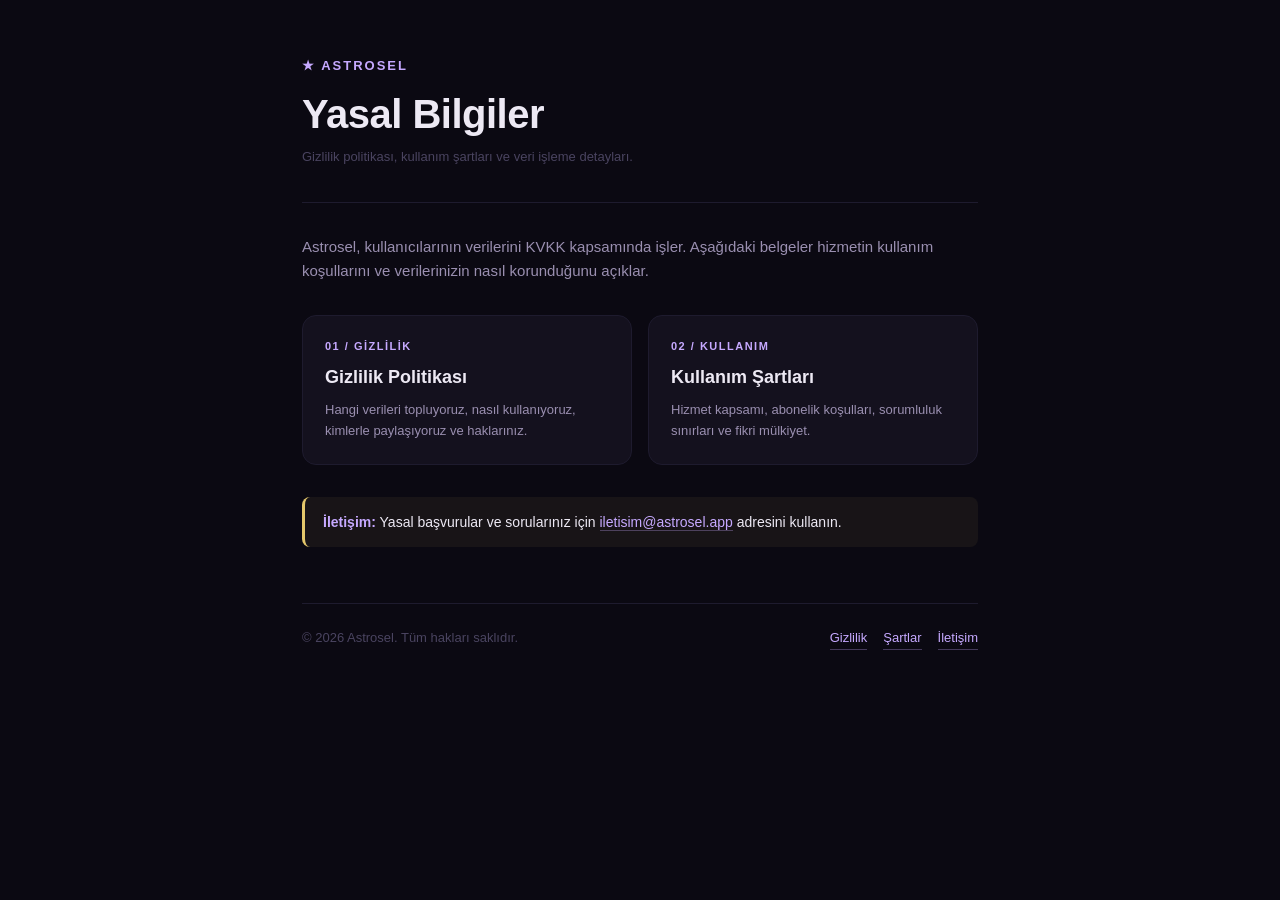
<file: index.html>
<!DOCTYPE html>
<html lang="tr">
<head>
  <meta charset="UTF-8">
  <meta name="viewport" content="width=device-width, initial-scale=1.0">
  <meta name="theme-color" content="#0B0912">
  <title>Astrosel — Yasal</title>
  <meta name="description" content="Astrosel gizlilik politikası ve kullanım şartları.">
  <link rel="stylesheet" href="styles.css">
  <link rel="icon" type="image/png" href="https://astrosel.app/favicon.png">
</head>
<body>
  <div class="shell">
    <header class="page">
      <div class="brand">★ Astrosel</div>
      <h1>Yasal Bilgiler</h1>
      <p class="meta">Gizlilik politikası, kullanım şartları ve veri işleme detayları.</p>
    </header>

    <main class="content">
      <p>
        Astrosel, kullanıcılarının verilerini KVKK kapsamında işler.
        Aşağıdaki belgeler hizmetin kullanım koşullarını ve verilerinizin nasıl korunduğunu açıklar.
      </p>

      <nav class="cards" aria-label="Yasal belgeler">
        <a class="card" href="privacy.html">
          <span class="label">01 / Gizlilik</span>
          <h3>Gizlilik Politikası</h3>
          <p>Hangi verileri topluyoruz, nasıl kullanıyoruz, kimlerle paylaşıyoruz ve haklarınız.</p>
        </a>
        <a class="card" href="terms.html">
          <span class="label">02 / Kullanım</span>
          <h3>Kullanım Şartları</h3>
          <p>Hizmet kapsamı, abonelik koşulları, sorumluluk sınırları ve fikri mülkiyet.</p>
        </a>
      </nav>

      <div class="callout" style="margin-top: 32px;">
        <strong>İletişim:</strong> Yasal başvurular ve sorularınız için
        <a href="mailto:iletisim@astrosel.app">iletisim@astrosel.app</a> adresini kullanın.
      </div>
    </main>

    <footer class="page">
      <div>© 2026 Astrosel. Tüm hakları saklıdır.</div>
      <div class="links">
        <a href="privacy.html">Gizlilik</a>
        <a href="terms.html">Şartlar</a>
        <a href="mailto:iletisim@astrosel.app">İletişim</a>
      </div>
    </footer>
  </div>
</body>
</html>
</content>
</invoke>
</file>
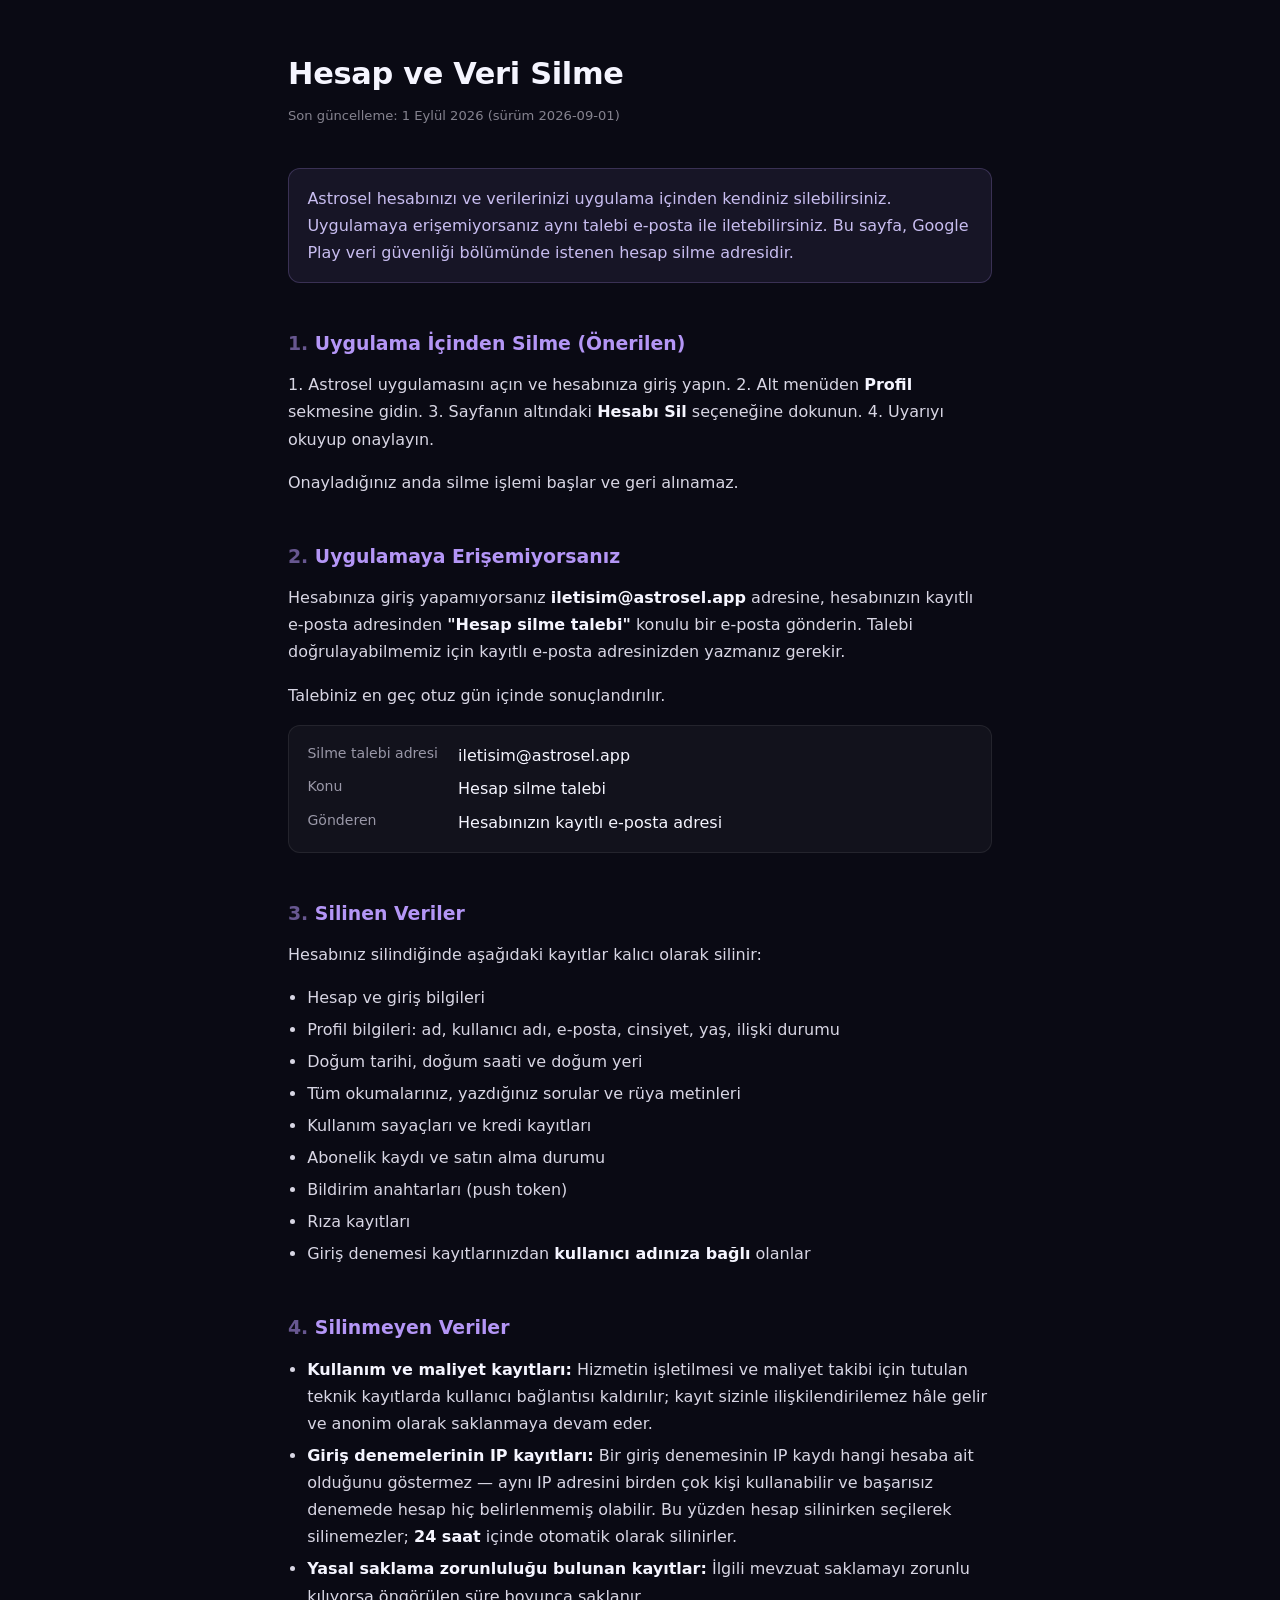
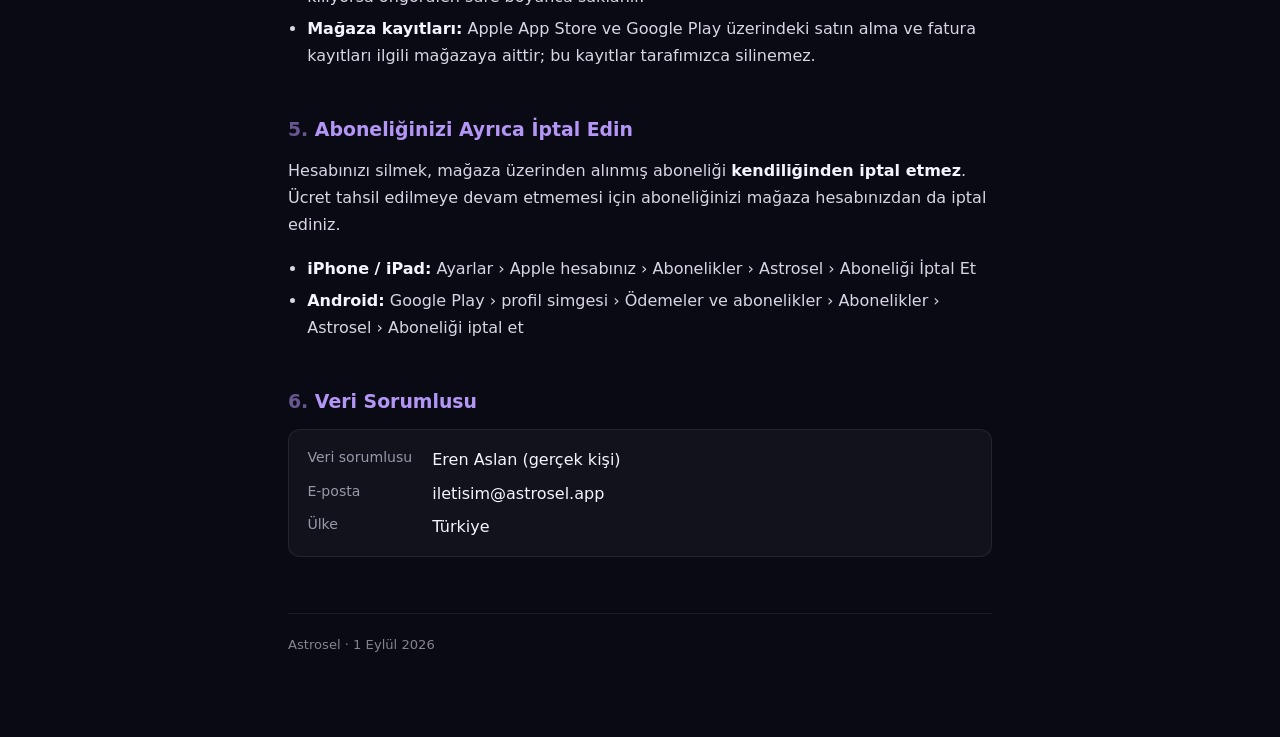
<file: hesap-silme.html>
<!doctype html>
<html lang="tr">
<head>
<meta charset="utf-8">
<meta name="viewport" content="width=device-width, initial-scale=1">
<title>Hesap ve Veri Silme — Astrosel</title>
<style>
:root { color-scheme: dark; }
body { margin:0; background:#0a0a14; color:#d8d6e4; font:16px/1.7 system-ui,-apple-system,"Segoe UI",sans-serif; }
main { max-width:44rem; margin:0 auto; padding:3rem 1.25rem 5rem; }
h1 { color:#f5f5ff; font-size:1.9rem; margin:0 0 .35rem; letter-spacing:-.01em; }
.updated { color:#85838f; font-size:.82rem; margin:0 0 2.5rem; font-variant-numeric:tabular-nums; }
h2 { color:#b496f6; font-size:1.18rem; margin:2.75rem 0 .75rem; }
h2 .num { opacity:.55; }
h3 { color:#e6e4f2; font-size:1rem; margin:1.75rem 0 .5rem; }
p { margin:0 0 1rem; }
ul { margin:0 0 1rem; padding-left:1.2rem; }
li { margin:.3rem 0; }
strong { color:#f5f5ff; font-weight:600; }
.note { background:rgba(180,150,246,.08); border:1px solid rgba(180,150,246,.22); border-radius:.75rem; padding:1rem 1.15rem; margin:0 0 1.75rem; color:#c8bdf0; }
.card { display:grid; grid-template-columns:auto 1fr; gap:.4rem 1.25rem; background:rgba(255,255,255,.035); border:1px solid rgba(255,255,255,.08); border-radius:.75rem; padding:1rem 1.15rem; margin:0 0 1.25rem; }
dt { color:#9a98a8; font-size:.88rem; }
dd { margin:0; color:#f5f5ff; }
a { color:#b496f6; }
footer { margin-top:3.5rem; padding-top:1.25rem; border-top:1px solid rgba(255,255,255,.08); color:#85838f; font-size:.82rem; }
</style>
</head>
<body>
<main>
      <h1>Hesap ve Veri Silme</h1>
      <p class="updated">Son güncelleme: 1 Eylül 2026 (sürüm 2026-09-01)</p>
      <aside class="note">Astrosel hesabınızı ve verilerinizi uygulama içinden kendiniz silebilirsiniz. Uygulamaya erişemiyorsanız aynı talebi e-posta ile iletebilirsiniz. Bu sayfa, Google Play veri güvenliği bölümünde istenen hesap silme adresidir.</aside>
      <h2><span class="num">1.</span> Uygulama İçinden Silme (Önerilen)</h2>
      <p>1. Astrosel uygulamasını açın ve hesabınıza giriş yapın. 2. Alt menüden <strong>Profil</strong> sekmesine gidin. 3. Sayfanın altındaki <strong>Hesabı Sil</strong> seçeneğine dokunun. 4. Uyarıyı okuyup onaylayın.</p>
      <p>Onayladığınız anda silme işlemi başlar ve geri alınamaz.</p>
      <h2><span class="num">2.</span> Uygulamaya Erişemiyorsanız</h2>
      <p>Hesabınıza giriş yapamıyorsanız <strong>iletisim@astrosel.app</strong> adresine, hesabınızın kayıtlı e-posta adresinden <strong>&quot;Hesap silme talebi&quot;</strong> konulu bir e-posta gönderin. Talebi doğrulayabilmemiz için kayıtlı e-posta adresinizden yazmanız gerekir.</p>
      <p>Talebiniz en geç otuz gün içinde sonuçlandırılır.</p>
      <dl class="card">
        <dt>Silme talebi adresi</dt><dd>iletisim@astrosel.app</dd>
        <dt>Konu</dt><dd>Hesap silme talebi</dd>
        <dt>Gönderen</dt><dd>Hesabınızın kayıtlı e-posta adresi</dd>
      </dl>
      <h2><span class="num">3.</span> Silinen Veriler</h2>
      <p>Hesabınız silindiğinde aşağıdaki kayıtlar kalıcı olarak silinir:</p>
      <ul>
        <li>Hesap ve giriş bilgileri</li>
        <li>Profil bilgileri: ad, kullanıcı adı, e-posta, cinsiyet, yaş, ilişki durumu</li>
        <li>Doğum tarihi, doğum saati ve doğum yeri</li>
        <li>Tüm okumalarınız, yazdığınız sorular ve rüya metinleri</li>
        <li>Kullanım sayaçları ve kredi kayıtları</li>
        <li>Abonelik kaydı ve satın alma durumu</li>
        <li>Bildirim anahtarları (push token)</li>
        <li>Rıza kayıtları</li>
        <li>Giriş denemesi kayıtlarınızdan <strong>kullanıcı adınıza bağlı</strong> olanlar</li>
      </ul>
      <h2><span class="num">4.</span> Silinmeyen Veriler</h2>
      <ul>
        <li><strong>Kullanım ve maliyet kayıtları:</strong> Hizmetin işletilmesi ve maliyet takibi için tutulan teknik kayıtlarda kullanıcı bağlantısı kaldırılır; kayıt sizinle ilişkilendirilemez hâle gelir ve anonim olarak saklanmaya devam eder.</li>
        <li><strong>Giriş denemelerinin IP kayıtları:</strong> Bir giriş denemesinin IP kaydı hangi hesaba ait olduğunu göstermez — aynı IP adresini birden çok kişi kullanabilir ve başarısız denemede hesap hiç belirlenmemiş olabilir. Bu yüzden hesap silinirken seçilerek silinemezler; <strong>24 saat</strong> içinde otomatik olarak silinirler.</li>
        <li><strong>Yasal saklama zorunluluğu bulunan kayıtlar:</strong> İlgili mevzuat saklamayı zorunlu kılıyorsa öngörülen süre boyunca saklanır.</li>
        <li><strong>Mağaza kayıtları:</strong> Apple App Store ve Google Play üzerindeki satın alma ve fatura kayıtları ilgili mağazaya aittir; bu kayıtlar tarafımızca silinemez.</li>
      </ul>
      <h2><span class="num">5.</span> Aboneliğinizi Ayrıca İptal Edin</h2>
      <p>Hesabınızı silmek, mağaza üzerinden alınmış aboneliği <strong>kendiliğinden iptal etmez</strong>. Ücret tahsil edilmeye devam etmemesi için aboneliğinizi mağaza hesabınızdan da iptal ediniz.</p>
      <ul>
        <li><strong>iPhone / iPad:</strong> Ayarlar › Apple hesabınız › Abonelikler › Astrosel › Aboneliği İptal Et</li>
        <li><strong>Android:</strong> Google Play › profil simgesi › Ödemeler ve abonelikler › Abonelikler › Astrosel › Aboneliği iptal et</li>
      </ul>
      <h2><span class="num">6.</span> Veri Sorumlusu</h2>
      <dl class="card">
        <dt>Veri sorumlusu</dt><dd>Eren Aslan (gerçek kişi)</dd>
        <dt>E-posta</dt><dd>iletisim@astrosel.app</dd>
        <dt>Ülke</dt><dd>Türkiye</dd>
      </dl>
      <footer>Astrosel · 1 Eylül 2026</footer>
</main>
</body>
</html>
</file>
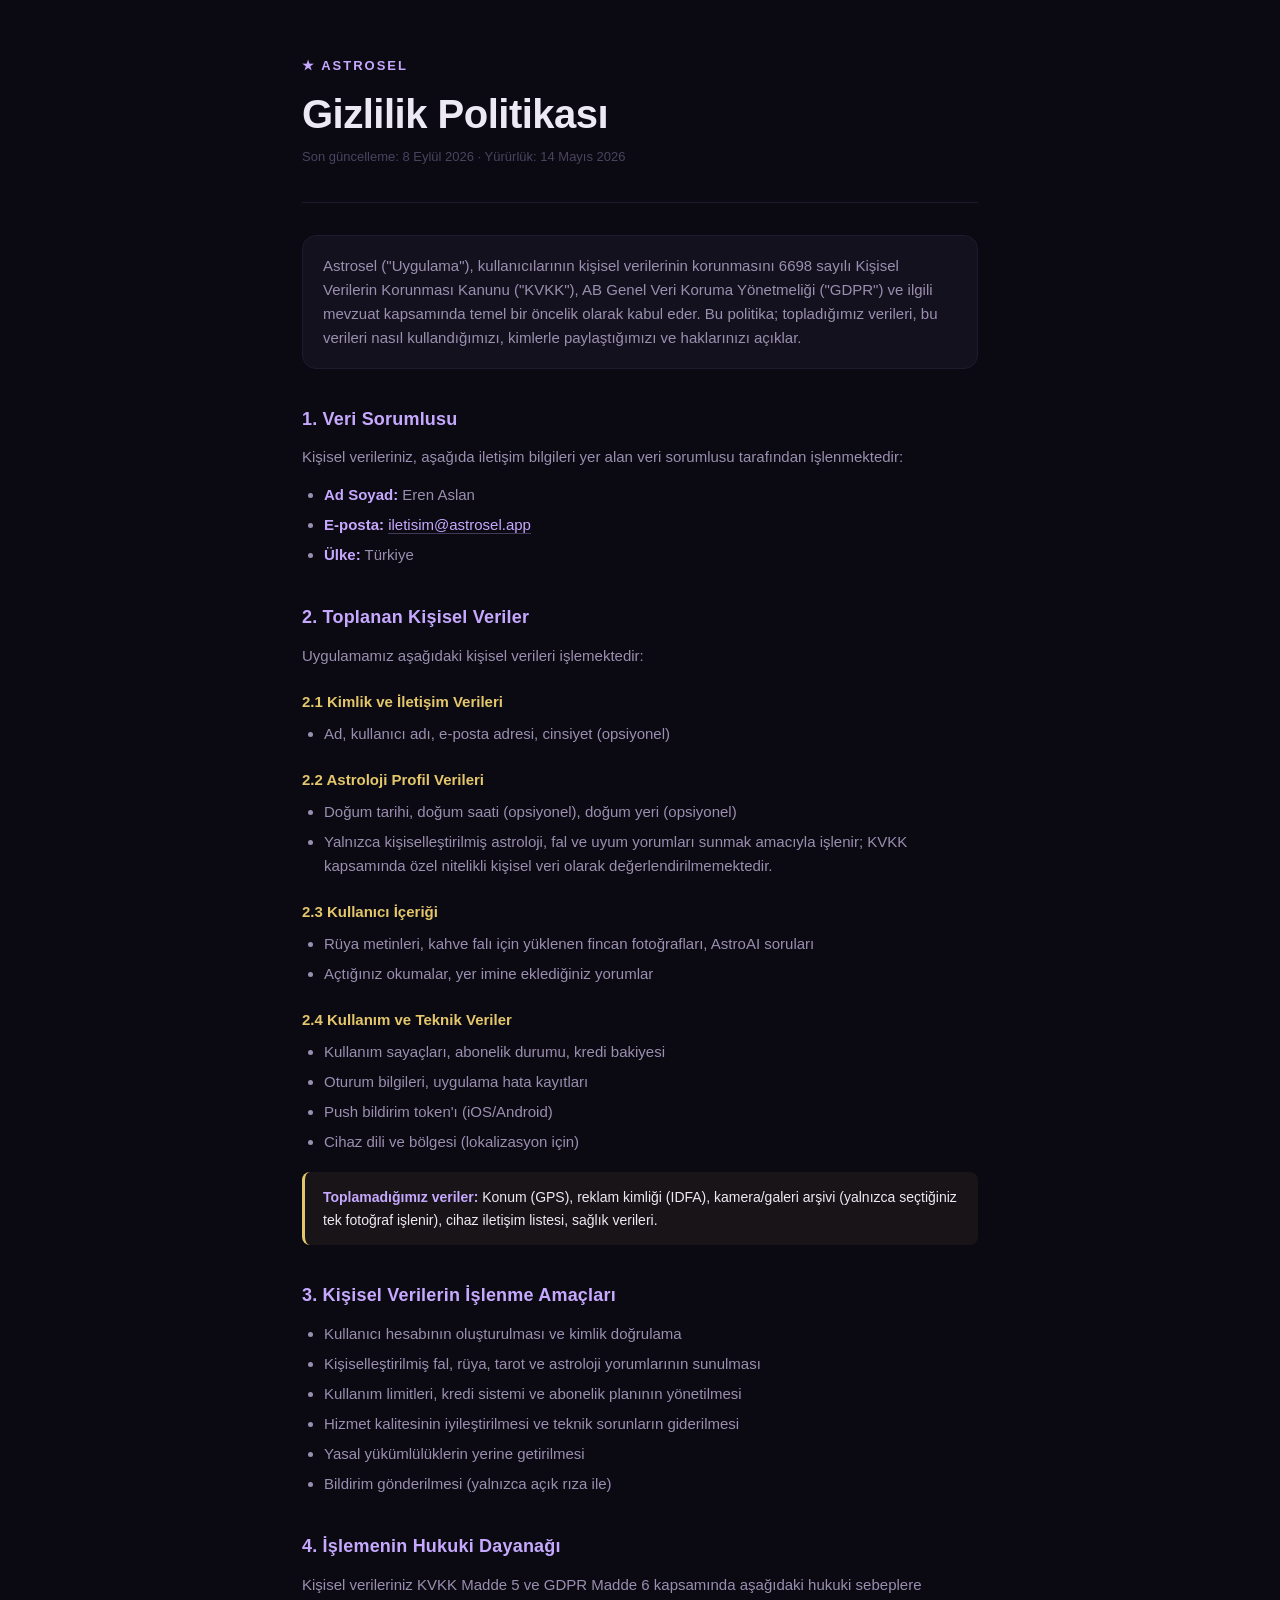
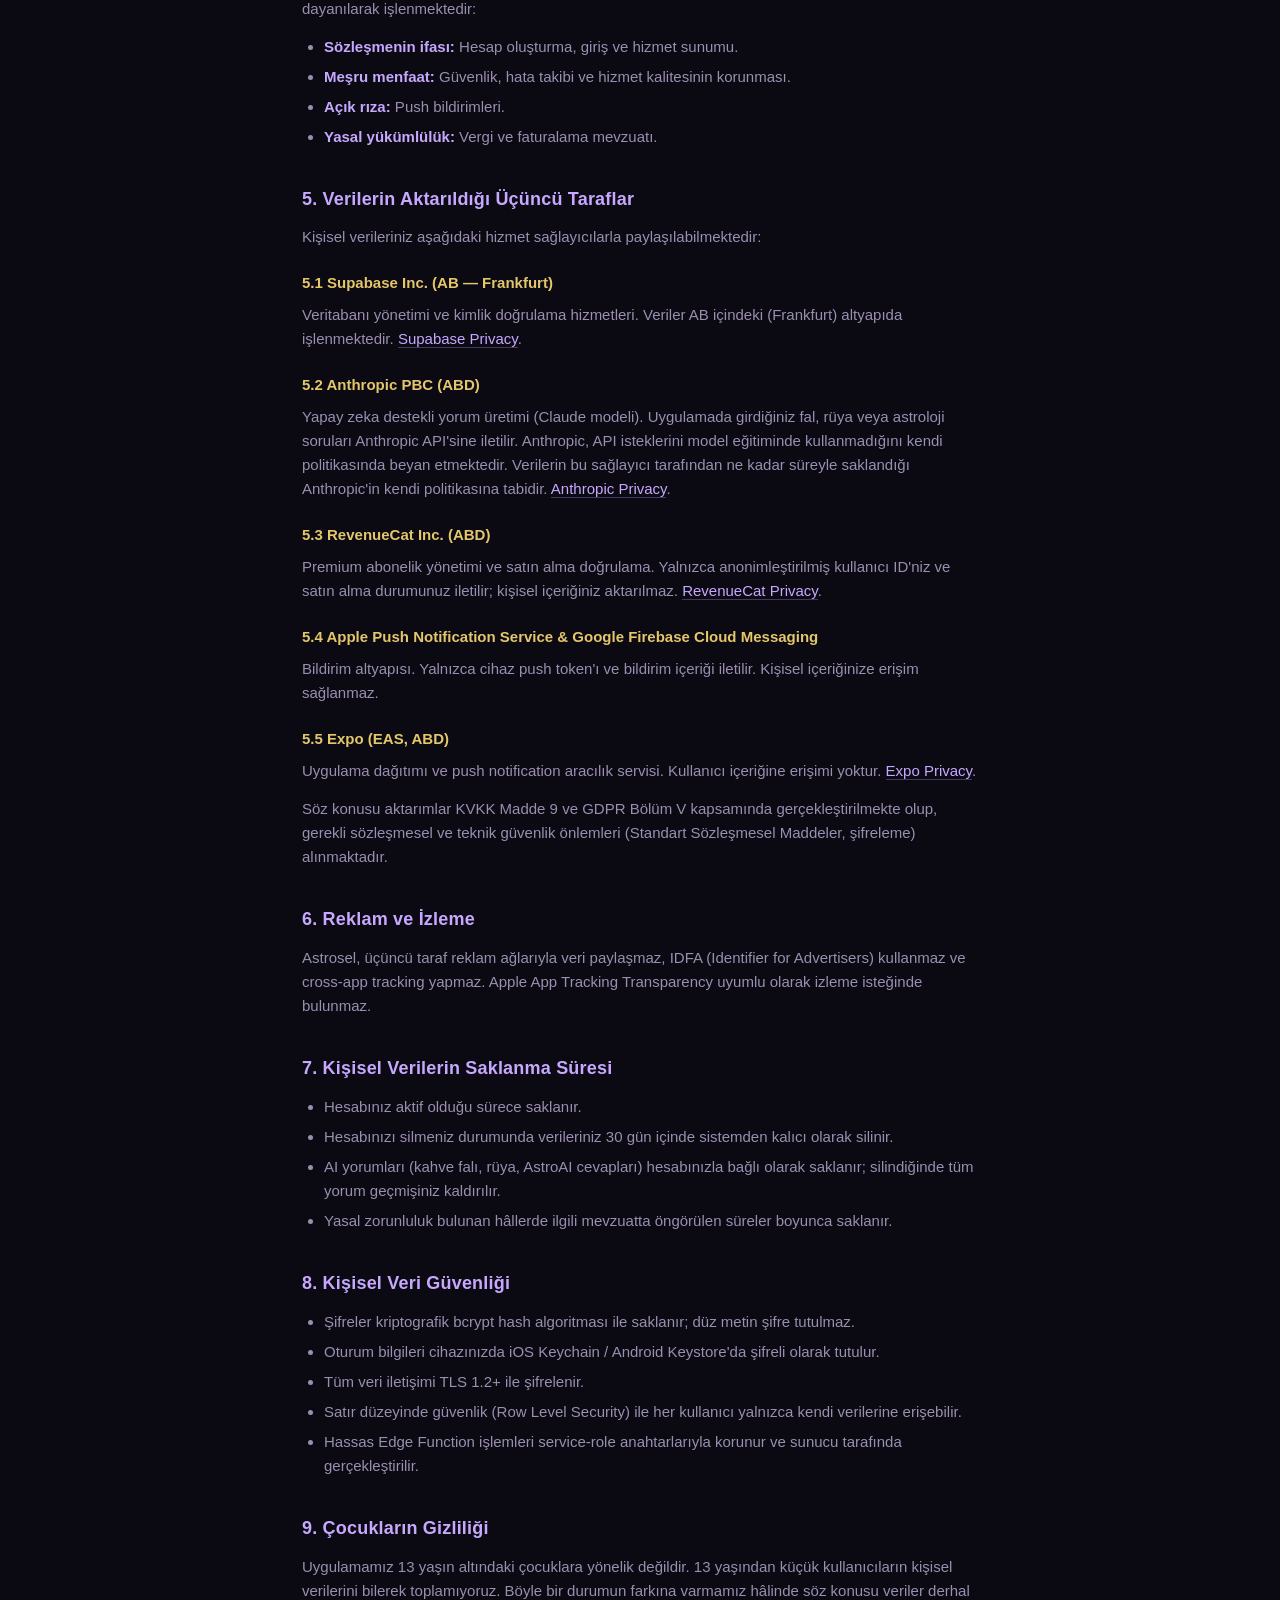
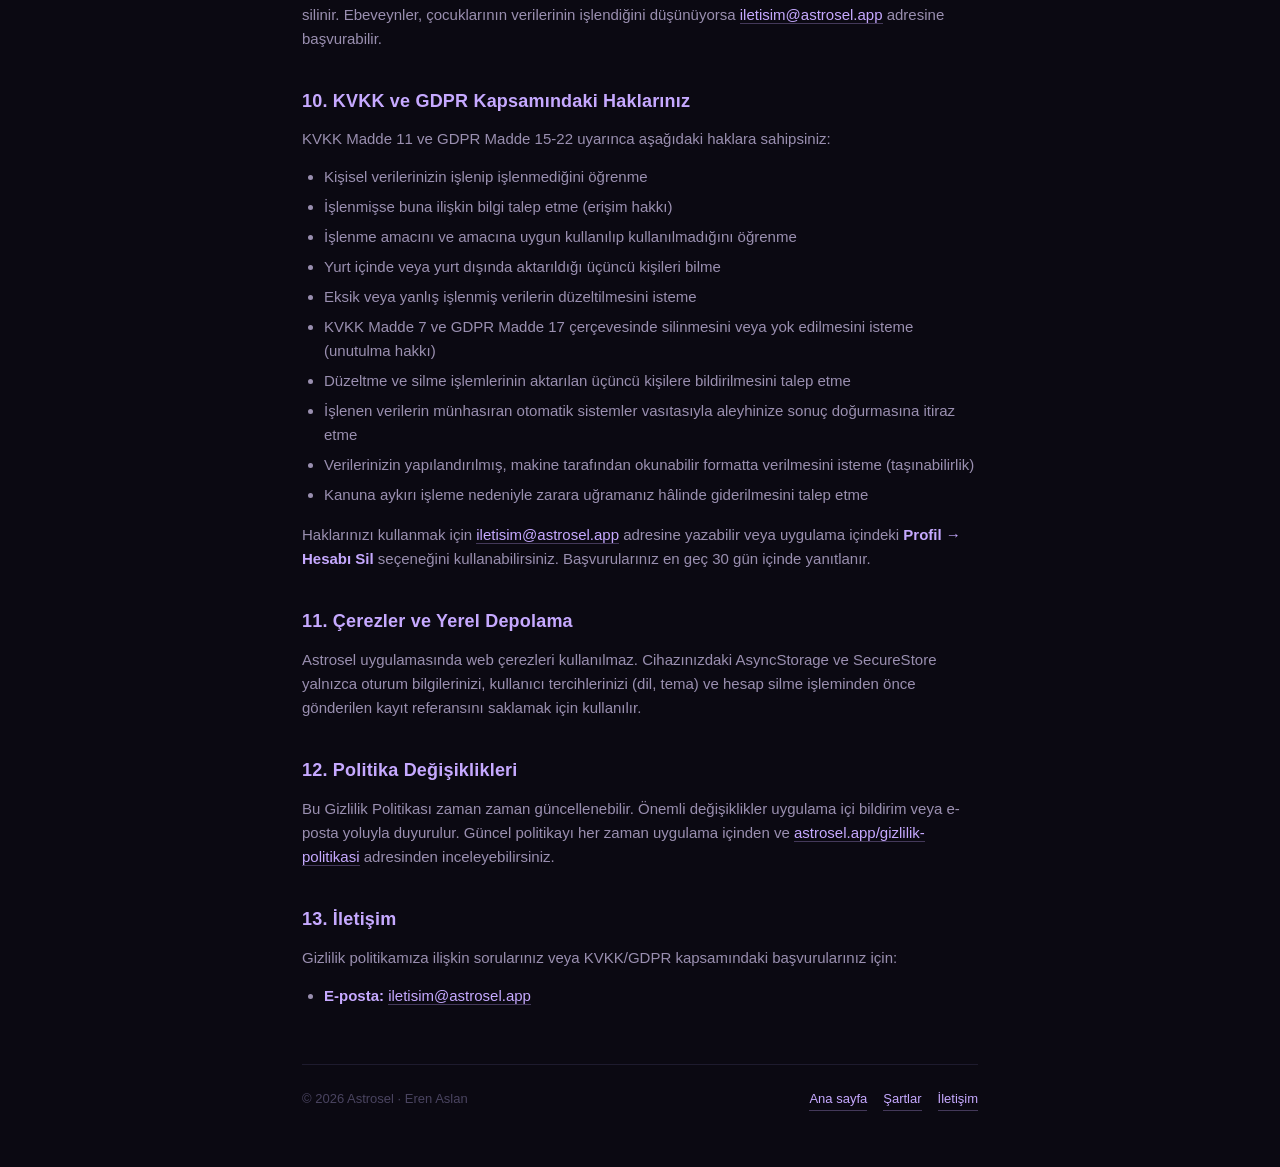
<file: privacy.html>
<!DOCTYPE html>
<html lang="tr">
<head>
  <meta charset="UTF-8">
  <meta name="viewport" content="width=device-width, initial-scale=1.0">
  <meta name="theme-color" content="#0B0912">
  <title>Gizlilik Politikası — Astrosel</title>
  <meta name="description" content="Astrosel uygulamasının KVKK kapsamındaki gizlilik politikası.">
  <link rel="stylesheet" href="styles.css">
  <link rel="canonical" href="https://astrosel.app/gizlilik-politikasi">
</head>
<body>
  <div class="shell">
    <header class="page">
      <div class="brand">★ Astrosel</div>
      <h1>Gizlilik Politikası</h1>
      <p class="meta">Son güncelleme: 8 Eylül 2026 · Yürürlük: 14 Mayıs 2026</p>
    </header>

    <main class="content">
      <div class="intro">
        Astrosel ("Uygulama"), kullanıcılarının kişisel verilerinin korunmasını 6698 sayılı Kişisel
        Verilerin Korunması Kanunu ("KVKK"), AB Genel Veri Koruma Yönetmeliği ("GDPR") ve ilgili
        mevzuat kapsamında temel bir öncelik olarak kabul eder. Bu politika; topladığımız verileri,
        bu verileri nasıl kullandığımızı, kimlerle paylaştığımızı ve haklarınızı açıklar.
      </div>

      <h2>1. Veri Sorumlusu</h2>
      <p>
        Kişisel verileriniz, aşağıda iletişim bilgileri yer alan veri sorumlusu tarafından işlenmektedir:
      </p>
      <ul>
        <li><strong>Ad Soyad:</strong> Eren Aslan</li>
        <li><strong>E-posta:</strong> <a href="mailto:iletisim@astrosel.app">iletisim@astrosel.app</a></li>
        <li><strong>Ülke:</strong> Türkiye</li>
      </ul>

      <h2>2. Toplanan Kişisel Veriler</h2>
      <p>Uygulamamız aşağıdaki kişisel verileri işlemektedir:</p>

      <h3>2.1 Kimlik ve İletişim Verileri</h3>
      <ul>
        <li>Ad, kullanıcı adı, e-posta adresi, cinsiyet (opsiyonel)</li>
      </ul>

      <h3>2.2 Astroloji Profil Verileri</h3>
      <ul>
        <li>Doğum tarihi, doğum saati (opsiyonel), doğum yeri (opsiyonel)</li>
        <li>
          Yalnızca kişiselleştirilmiş astroloji, fal ve uyum yorumları sunmak amacıyla işlenir;
          KVKK kapsamında özel nitelikli kişisel veri olarak değerlendirilmemektedir.
        </li>
      </ul>

      <h3>2.3 Kullanıcı İçeriği</h3>
      <ul>
        <li>Rüya metinleri, kahve falı için yüklenen fincan fotoğrafları, AstroAI soruları</li>
        <li>Açtığınız okumalar, yer imine eklediğiniz yorumlar</li>
      </ul>

      <h3>2.4 Kullanım ve Teknik Veriler</h3>
      <ul>
        <li>Kullanım sayaçları, abonelik durumu, kredi bakiyesi</li>
        <li>Oturum bilgileri, uygulama hata kayıtları</li>
        <li>Push bildirim token'ı (iOS/Android)</li>
        <li>Cihaz dili ve bölgesi (lokalizasyon için)</li>
      </ul>

      <div class="callout">
        <strong>Toplamadığımız veriler:</strong> Konum (GPS), reklam kimliği (IDFA), kamera/galeri arşivi
        (yalnızca seçtiğiniz tek fotoğraf işlenir), cihaz iletişim listesi, sağlık verileri.
      </div>

      <h2>3. Kişisel Verilerin İşlenme Amaçları</h2>
      <ul>
        <li>Kullanıcı hesabının oluşturulması ve kimlik doğrulama</li>
        <li>Kişiselleştirilmiş fal, rüya, tarot ve astroloji yorumlarının sunulması</li>
        <li>Kullanım limitleri, kredi sistemi ve abonelik planının yönetilmesi</li>
        <li>Hizmet kalitesinin iyileştirilmesi ve teknik sorunların giderilmesi</li>
        <li>Yasal yükümlülüklerin yerine getirilmesi</li>
        <li>Bildirim gönderilmesi (yalnızca açık rıza ile)</li>
      </ul>

      <h2>4. İşlemenin Hukuki Dayanağı</h2>
      <p>
        Kişisel verileriniz KVKK Madde 5 ve GDPR Madde 6 kapsamında aşağıdaki hukuki sebeplere
        dayanılarak işlenmektedir:
      </p>
      <ul>
        <li><strong>Sözleşmenin ifası:</strong> Hesap oluşturma, giriş ve hizmet sunumu.</li>
        <li><strong>Meşru menfaat:</strong> Güvenlik, hata takibi ve hizmet kalitesinin korunması.</li>
        <li><strong>Açık rıza:</strong> Push bildirimleri.</li>
        <li><strong>Yasal yükümlülük:</strong> Vergi ve faturalama mevzuatı.</li>
      </ul>

      <h2>5. Verilerin Aktarıldığı Üçüncü Taraflar</h2>
      <p>Kişisel verileriniz aşağıdaki hizmet sağlayıcılarla paylaşılabilmektedir:</p>

      <h3>5.1 Supabase Inc. (AB — Frankfurt)</h3>
      <p>
        Veritabanı yönetimi ve kimlik doğrulama hizmetleri. Veriler AB içindeki (Frankfurt)
        altyapıda işlenmektedir. <a href="https://supabase.com/privacy" target="_blank" rel="noopener">Supabase Privacy</a>.
      </p>

      <h3>5.2 Anthropic PBC (ABD)</h3>
      <p>
        Yapay zeka destekli yorum üretimi (Claude modeli). Uygulamada girdiğiniz fal, rüya veya
        astroloji soruları Anthropic API'sine iletilir. Anthropic, API isteklerini model eğitiminde
        kullanmadığını kendi politikasında beyan etmektedir. Verilerin bu sağlayıcı tarafından ne
        kadar süreyle saklandığı Anthropic'in kendi politikasına tabidir.
        <a href="https://www.anthropic.com/privacy" target="_blank" rel="noopener">Anthropic Privacy</a>.
      </p>

      <h3>5.3 RevenueCat Inc. (ABD)</h3>
      <p>
        Premium abonelik yönetimi ve satın alma doğrulama. Yalnızca anonimleştirilmiş kullanıcı ID'niz
        ve satın alma durumunuz iletilir; kişisel içeriğiniz aktarılmaz.
        <a href="https://www.revenuecat.com/privacy" target="_blank" rel="noopener">RevenueCat Privacy</a>.
      </p>

      <h3>5.4 Apple Push Notification Service & Google Firebase Cloud Messaging</h3>
      <p>
        Bildirim altyapısı. Yalnızca cihaz push token'ı ve bildirim içeriği iletilir. Kişisel
        içeriğinize erişim sağlanmaz.
      </p>

      <h3>5.5 Expo (EAS, ABD)</h3>
      <p>
        Uygulama dağıtımı ve push notification aracılık servisi. Kullanıcı içeriğine erişimi yoktur.
        <a href="https://expo.dev/privacy" target="_blank" rel="noopener">Expo Privacy</a>.
      </p>

      <p>
        Söz konusu aktarımlar KVKK Madde 9 ve GDPR Bölüm V kapsamında gerçekleştirilmekte olup,
        gerekli sözleşmesel ve teknik güvenlik önlemleri (Standart Sözleşmesel Maddeler, şifreleme)
        alınmaktadır.
      </p>

      <h2>6. Reklam ve İzleme</h2>
      <p>
        Astrosel, üçüncü taraf reklam ağlarıyla veri paylaşmaz, IDFA (Identifier for Advertisers)
        kullanmaz ve cross-app tracking yapmaz. Apple App Tracking Transparency uyumlu olarak
        izleme isteğinde bulunmaz.
      </p>

      <h2>7. Kişisel Verilerin Saklanma Süresi</h2>
      <ul>
        <li>Hesabınız aktif olduğu sürece saklanır.</li>
        <li>Hesabınızı silmeniz durumunda verileriniz 30 gün içinde sistemden kalıcı olarak silinir.</li>
        <li>
          AI yorumları (kahve falı, rüya, AstroAI cevapları) hesabınızla bağlı olarak saklanır;
          silindiğinde tüm yorum geçmişiniz kaldırılır.
        </li>
        <li>Yasal zorunluluk bulunan hâllerde ilgili mevzuatta öngörülen süreler boyunca saklanır.</li>
      </ul>

      <h2>8. Kişisel Veri Güvenliği</h2>
      <ul>
        <li>Şifreler kriptografik bcrypt hash algoritması ile saklanır; düz metin şifre tutulmaz.</li>
        <li>Oturum bilgileri cihazınızda iOS Keychain / Android Keystore'da şifreli olarak tutulur.</li>
        <li>Tüm veri iletişimi TLS 1.2+ ile şifrelenir.</li>
        <li>Satır düzeyinde güvenlik (Row Level Security) ile her kullanıcı yalnızca kendi verilerine erişebilir.</li>
        <li>Hassas Edge Function işlemleri service-role anahtarlarıyla korunur ve sunucu tarafında gerçekleştirilir.</li>
      </ul>

      <h2>9. Çocukların Gizliliği</h2>
      <p>
        Uygulamamız 13 yaşın altındaki çocuklara yönelik değildir. 13 yaşından küçük kullanıcıların
        kişisel verilerini bilerek toplamıyoruz. Böyle bir durumun farkına varmamız hâlinde söz
        konusu veriler derhal silinir. Ebeveynler, çocuklarının verilerinin işlendiğini düşünüyorsa
        <a href="mailto:iletisim@astrosel.app">iletisim@astrosel.app</a> adresine başvurabilir.
      </p>

      <h2>10. KVKK ve GDPR Kapsamındaki Haklarınız</h2>
      <p>KVKK Madde 11 ve GDPR Madde 15-22 uyarınca aşağıdaki haklara sahipsiniz:</p>
      <ul>
        <li>Kişisel verilerinizin işlenip işlenmediğini öğrenme</li>
        <li>İşlenmişse buna ilişkin bilgi talep etme (erişim hakkı)</li>
        <li>İşlenme amacını ve amacına uygun kullanılıp kullanılmadığını öğrenme</li>
        <li>Yurt içinde veya yurt dışında aktarıldığı üçüncü kişileri bilme</li>
        <li>Eksik veya yanlış işlenmiş verilerin düzeltilmesini isteme</li>
        <li>KVKK Madde 7 ve GDPR Madde 17 çerçevesinde silinmesini veya yok edilmesini isteme (unutulma hakkı)</li>
        <li>Düzeltme ve silme işlemlerinin aktarılan üçüncü kişilere bildirilmesini talep etme</li>
        <li>İşlenen verilerin münhasıran otomatik sistemler vasıtasıyla aleyhinize sonuç doğurmasına itiraz etme</li>
        <li>Verilerinizin yapılandırılmış, makine tarafından okunabilir formatta verilmesini isteme (taşınabilirlik)</li>
        <li>Kanuna aykırı işleme nedeniyle zarara uğramanız hâlinde giderilmesini talep etme</li>
      </ul>
      <p>
        Haklarınızı kullanmak için <a href="mailto:iletisim@astrosel.app">iletisim@astrosel.app</a>
        adresine yazabilir veya uygulama içindeki <strong>Profil → Hesabı Sil</strong> seçeneğini
        kullanabilirsiniz. Başvurularınız en geç 30 gün içinde yanıtlanır.
      </p>

      <h2>11. Çerezler ve Yerel Depolama</h2>
      <p>
        Astrosel uygulamasında web çerezleri kullanılmaz. Cihazınızdaki AsyncStorage ve SecureStore
        yalnızca oturum bilgilerinizi, kullanıcı tercihlerinizi (dil, tema) ve hesap silme işleminden
        önce gönderilen kayıt referansını saklamak için kullanılır.
      </p>

      <h2>12. Politika Değişiklikleri</h2>
      <p>
        Bu Gizlilik Politikası zaman zaman güncellenebilir. Önemli değişiklikler uygulama içi
        bildirim veya e-posta yoluyla duyurulur. Güncel politikayı her zaman uygulama içinden ve
        <a href="https://astrosel.app/gizlilik-politikasi">astrosel.app/gizlilik-politikasi</a> adresinden inceleyebilirsiniz.
      </p>

      <h2>13. İletişim</h2>
      <p>
        Gizlilik politikamıza ilişkin sorularınız veya KVKK/GDPR kapsamındaki başvurularınız için:
      </p>
      <ul>
        <li><strong>E-posta:</strong> <a href="mailto:iletisim@astrosel.app">iletisim@astrosel.app</a></li>
      </ul>
    </main>

    <footer class="page">
      <div>© 2026 Astrosel · Eren Aslan</div>
      <div class="links">
        <a href="index.html">Ana sayfa</a>
        <a href="terms.html">Şartlar</a>
        <a href="mailto:iletisim@astrosel.app">İletişim</a>
      </div>
    </footer>
  </div>
</body>
</html>
</content>
</invoke>
</file>
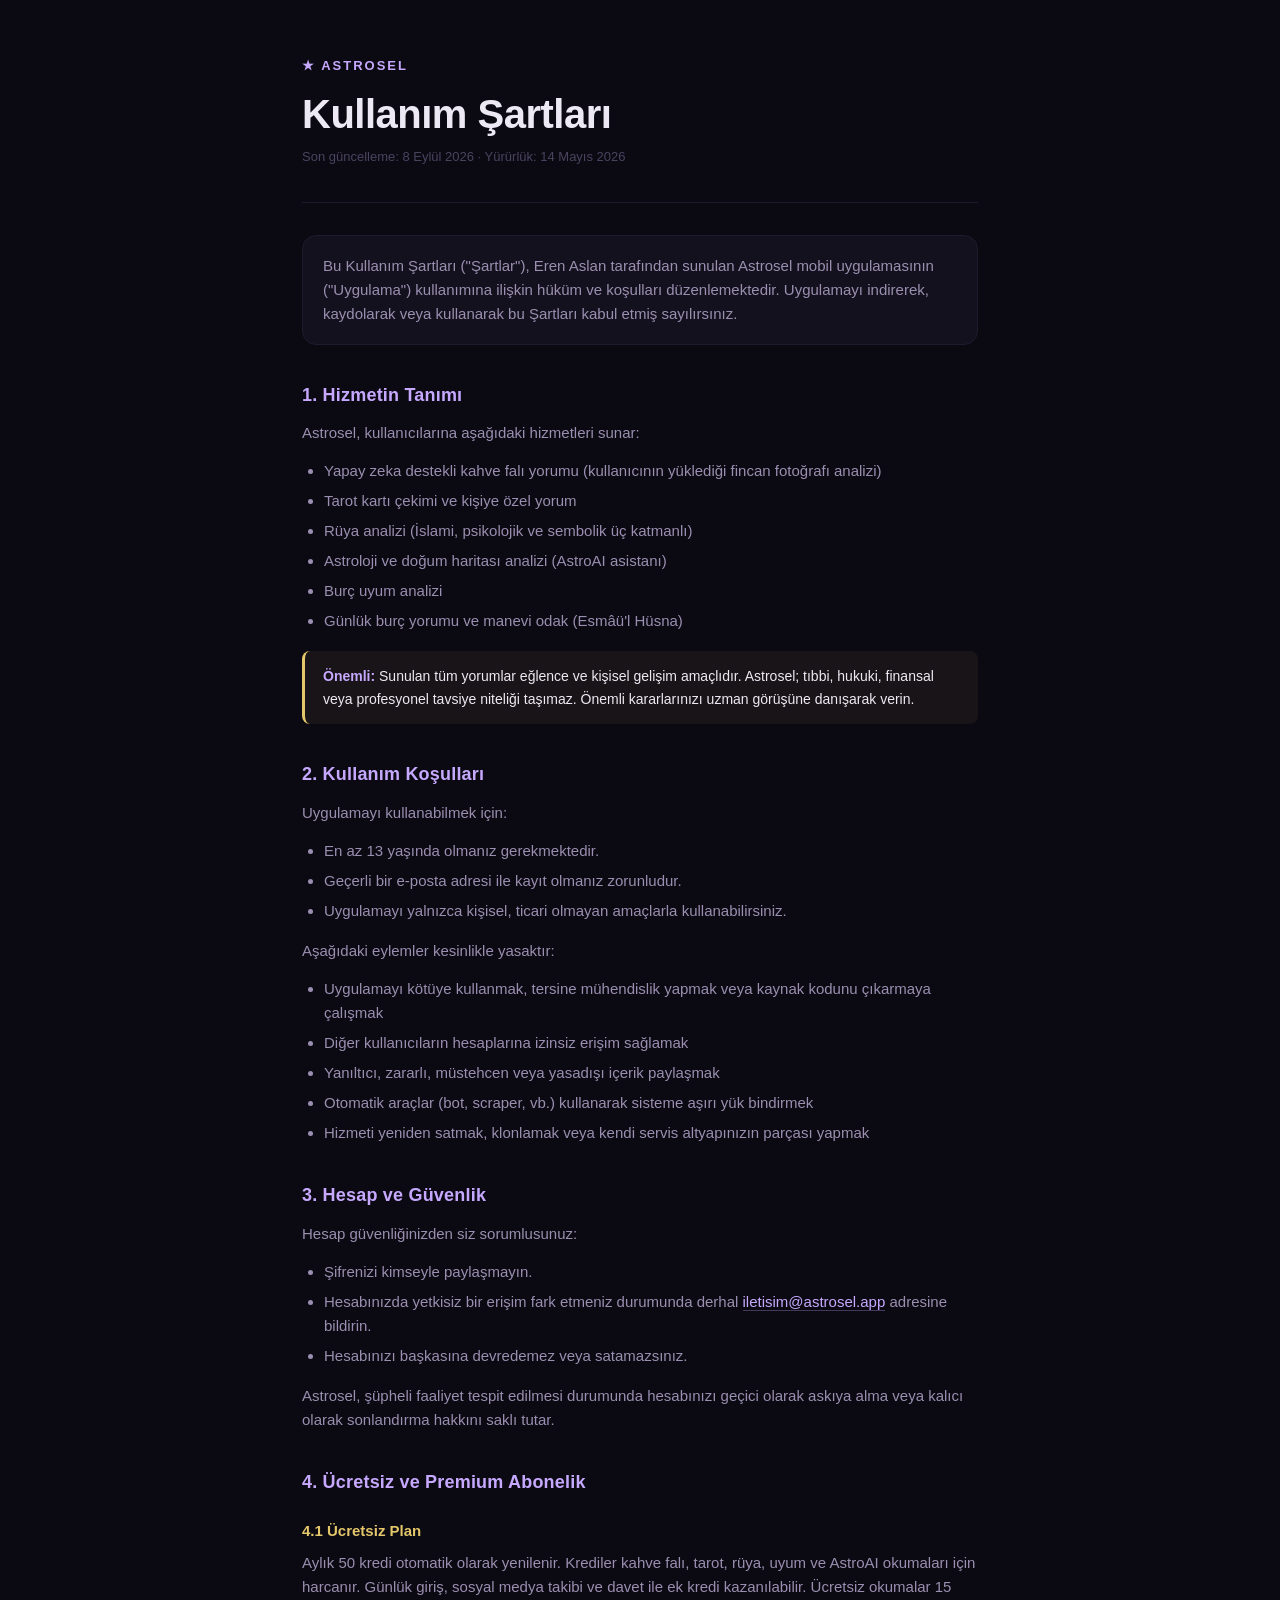
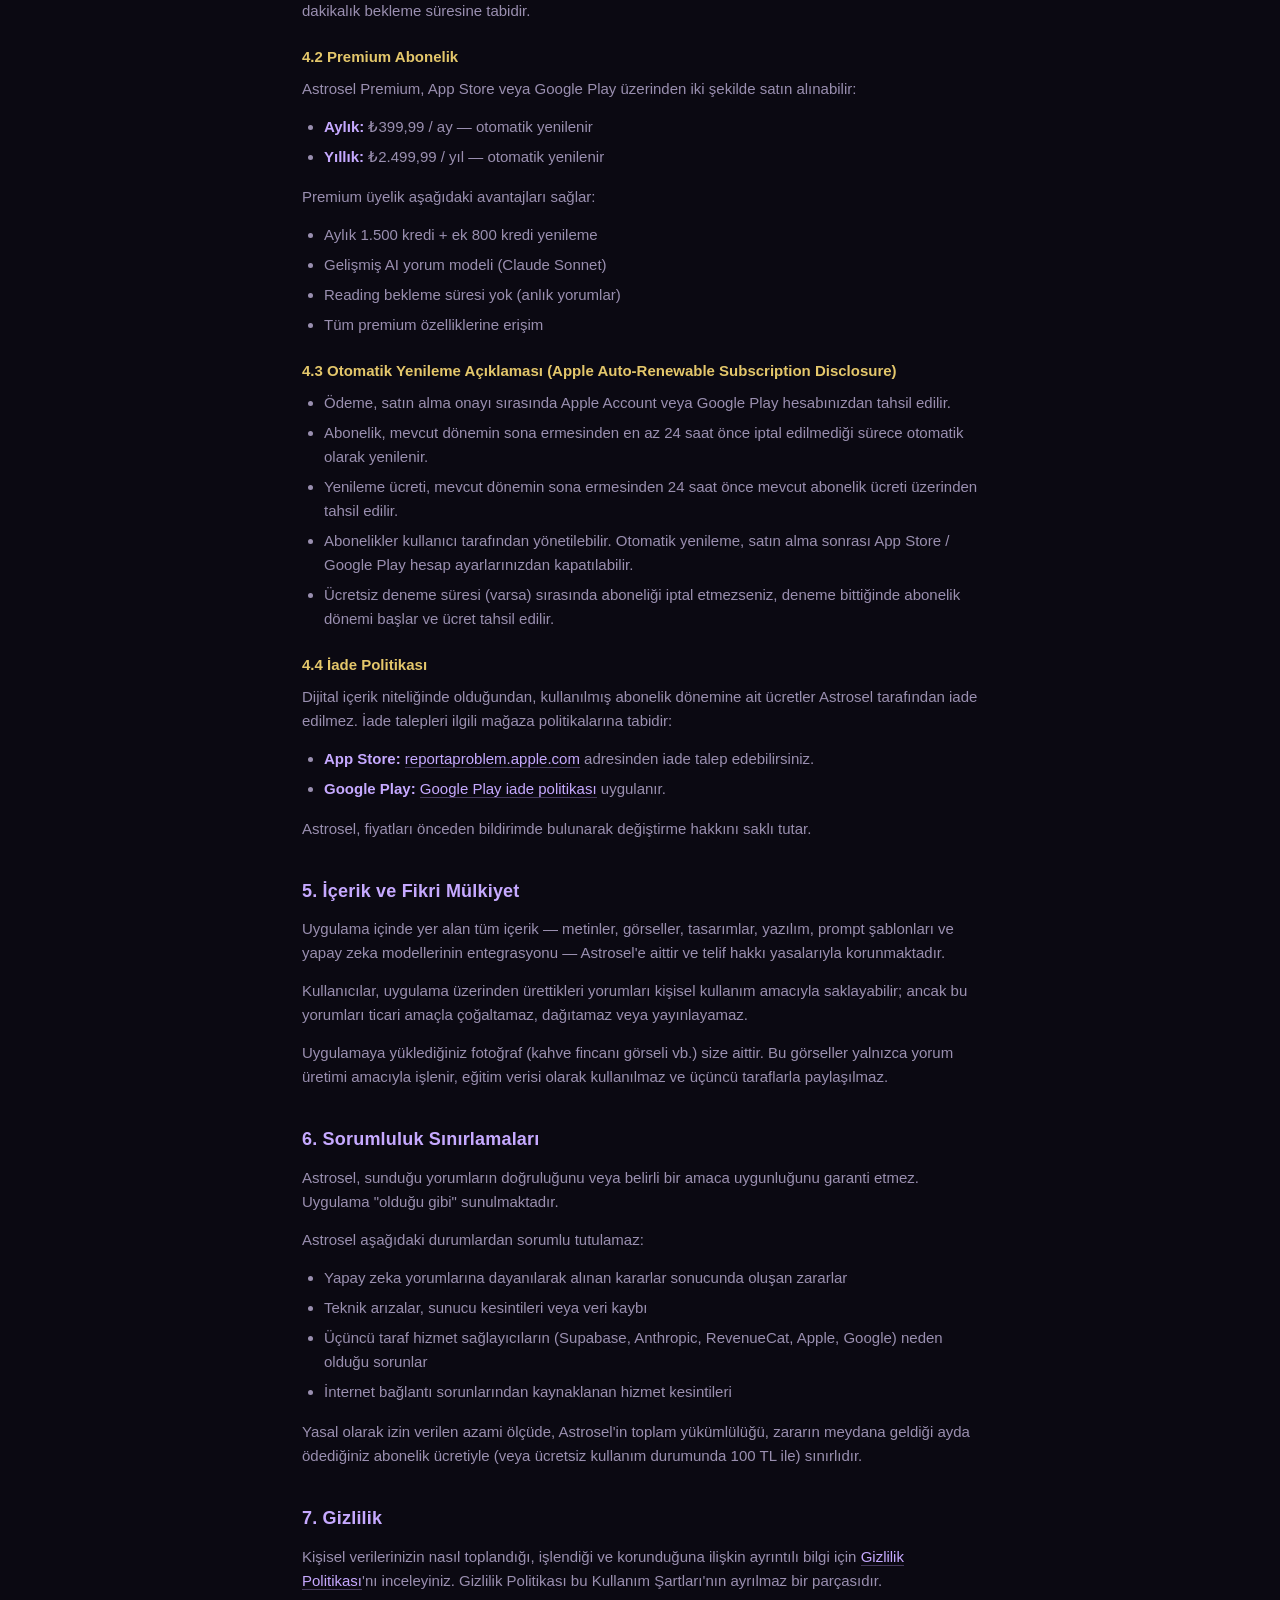
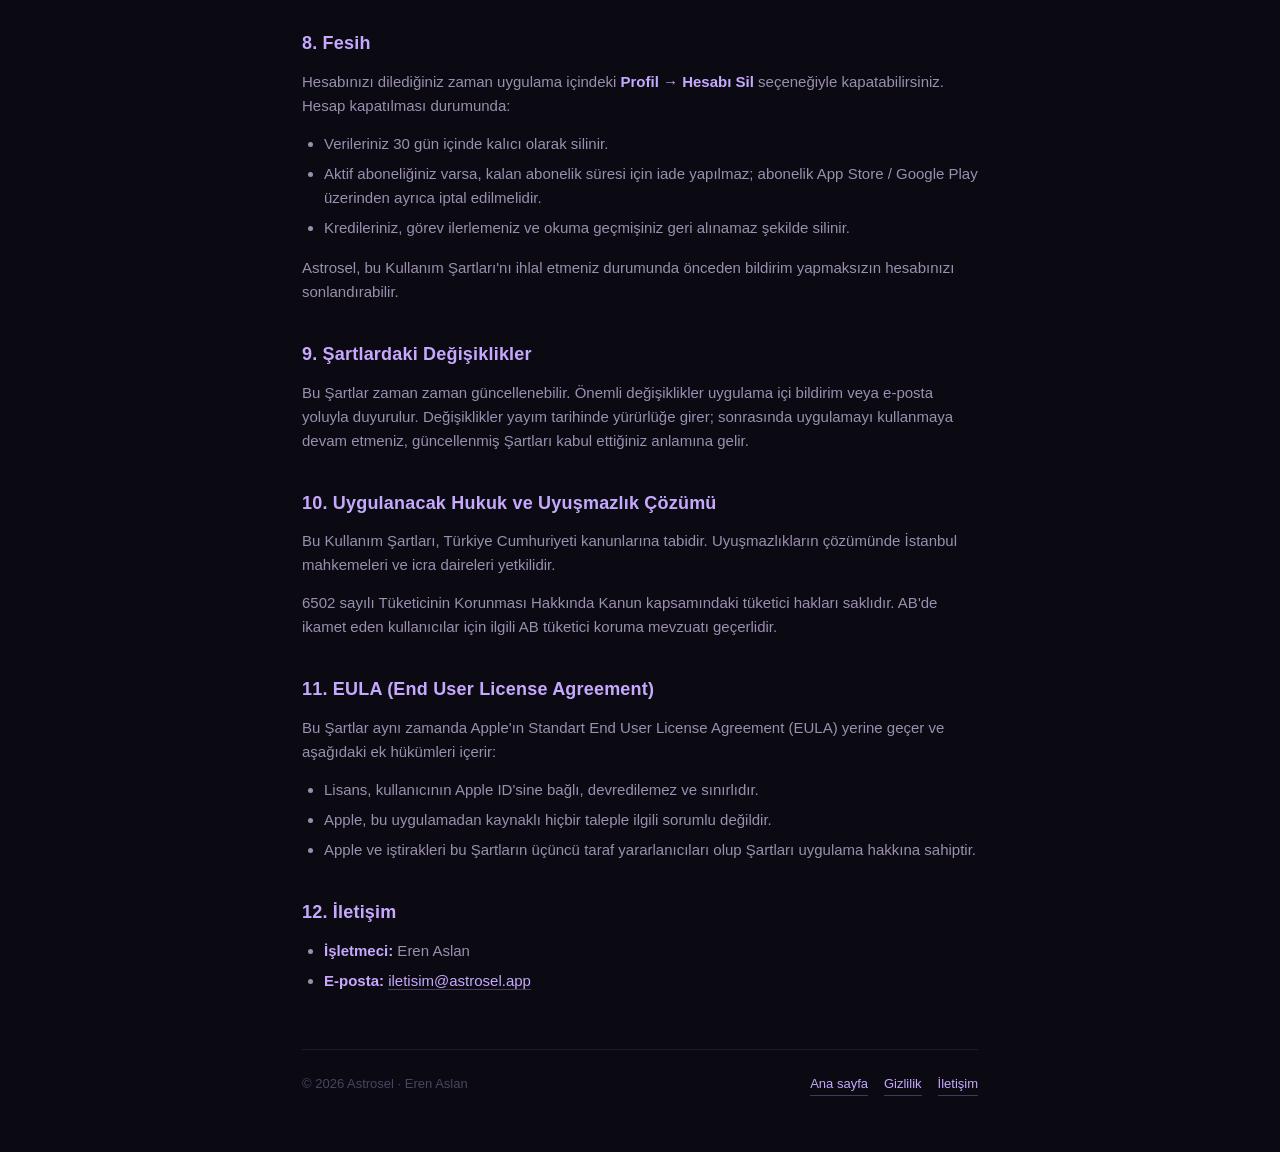
<file: terms.html>
<!DOCTYPE html>
<html lang="tr">
<head>
  <meta charset="UTF-8">
  <meta name="viewport" content="width=device-width, initial-scale=1.0">
  <meta name="theme-color" content="#0B0912">
  <title>Kullanım Şartları — Astrosel</title>
  <meta name="description" content="Astrosel uygulamasının kullanım şartları, abonelik koşulları ve sorumluluk sınırları.">
  <link rel="stylesheet" href="styles.css">
  <link rel="canonical" href="https://astrosel.app/terms">
</head>
<body>
  <div class="shell">
    <header class="page">
      <div class="brand">★ Astrosel</div>
      <h1>Kullanım Şartları</h1>
      <p class="meta">Son güncelleme: 8 Eylül 2026 · Yürürlük: 14 Mayıs 2026</p>
    </header>

    <main class="content">
      <div class="intro">
        Bu Kullanım Şartları ("Şartlar"), Eren Aslan tarafından sunulan Astrosel mobil uygulamasının
        ("Uygulama") kullanımına ilişkin hüküm ve koşulları düzenlemektedir. Uygulamayı indirerek,
        kaydolarak veya kullanarak bu Şartları kabul etmiş sayılırsınız.
      </div>

      <h2>1. Hizmetin Tanımı</h2>
      <p>Astrosel, kullanıcılarına aşağıdaki hizmetleri sunar:</p>
      <ul>
        <li>Yapay zeka destekli kahve falı yorumu (kullanıcının yüklediği fincan fotoğrafı analizi)</li>
        <li>Tarot kartı çekimi ve kişiye özel yorum</li>
        <li>Rüya analizi (İslami, psikolojik ve sembolik üç katmanlı)</li>
        <li>Astroloji ve doğum haritası analizi (AstroAI asistanı)</li>
        <li>Burç uyum analizi</li>
        <li>Günlük burç yorumu ve manevi odak (Esmâü'l Hüsna)</li>
      </ul>
      <div class="callout">
        <strong>Önemli:</strong> Sunulan tüm yorumlar eğlence ve kişisel gelişim amaçlıdır. Astrosel;
        tıbbi, hukuki, finansal veya profesyonel tavsiye niteliği taşımaz. Önemli kararlarınızı
        uzman görüşüne danışarak verin.
      </div>

      <h2>2. Kullanım Koşulları</h2>
      <p>Uygulamayı kullanabilmek için:</p>
      <ul>
        <li>En az 13 yaşında olmanız gerekmektedir.</li>
        <li>Geçerli bir e-posta adresi ile kayıt olmanız zorunludur.</li>
        <li>Uygulamayı yalnızca kişisel, ticari olmayan amaçlarla kullanabilirsiniz.</li>
      </ul>
      <p>Aşağıdaki eylemler kesinlikle yasaktır:</p>
      <ul>
        <li>Uygulamayı kötüye kullanmak, tersine mühendislik yapmak veya kaynak kodunu çıkarmaya çalışmak</li>
        <li>Diğer kullanıcıların hesaplarına izinsiz erişim sağlamak</li>
        <li>Yanıltıcı, zararlı, müstehcen veya yasadışı içerik paylaşmak</li>
        <li>Otomatik araçlar (bot, scraper, vb.) kullanarak sisteme aşırı yük bindirmek</li>
        <li>Hizmeti yeniden satmak, klonlamak veya kendi servis altyapınızın parçası yapmak</li>
      </ul>

      <h2>3. Hesap ve Güvenlik</h2>
      <p>Hesap güvenliğinizden siz sorumlusunuz:</p>
      <ul>
        <li>Şifrenizi kimseyle paylaşmayın.</li>
        <li>
          Hesabınızda yetkisiz bir erişim fark etmeniz durumunda derhal
          <a href="mailto:iletisim@astrosel.app">iletisim@astrosel.app</a> adresine bildirin.
        </li>
        <li>Hesabınızı başkasına devredemez veya satamazsınız.</li>
      </ul>
      <p>
        Astrosel, şüpheli faaliyet tespit edilmesi durumunda hesabınızı geçici olarak askıya alma
        veya kalıcı olarak sonlandırma hakkını saklı tutar.
      </p>

      <h2>4. Ücretsiz ve Premium Abonelik</h2>

      <h3>4.1 Ücretsiz Plan</h3>
      <p>
        Aylık 50 kredi otomatik olarak yenilenir. Krediler kahve falı, tarot, rüya, uyum ve
        AstroAI okumaları için harcanır. Günlük giriş, sosyal medya takibi ve davet ile ek kredi
        kazanılabilir. Ücretsiz okumalar 15 dakikalık bekleme süresine tabidir.
      </p>

      <h3>4.2 Premium Abonelik</h3>
      <p>Astrosel Premium, App Store veya Google Play üzerinden iki şekilde satın alınabilir:</p>
      <ul>
        <li><strong>Aylık:</strong> ₺399,99 / ay — otomatik yenilenir</li>
        <li><strong>Yıllık:</strong> ₺2.499,99 / yıl — otomatik yenilenir</li>
      </ul>
      <p>Premium üyelik aşağıdaki avantajları sağlar:</p>
      <ul>
        <li>Aylık 1.500 kredi + ek 800 kredi yenileme</li>
        <li>Gelişmiş AI yorum modeli (Claude Sonnet)</li>
        <li>Reading bekleme süresi yok (anlık yorumlar)</li>
        <li>Tüm premium özelliklerine erişim</li>
      </ul>

      <h3>4.3 Otomatik Yenileme Açıklaması (Apple Auto-Renewable Subscription Disclosure)</h3>
      <ul>
        <li>Ödeme, satın alma onayı sırasında Apple Account veya Google Play hesabınızdan tahsil edilir.</li>
        <li>
          Abonelik, mevcut dönemin sona ermesinden en az 24 saat önce iptal edilmediği sürece
          otomatik olarak yenilenir.
        </li>
        <li>
          Yenileme ücreti, mevcut dönemin sona ermesinden 24 saat önce mevcut abonelik ücreti
          üzerinden tahsil edilir.
        </li>
        <li>
          Abonelikler kullanıcı tarafından yönetilebilir. Otomatik yenileme, satın alma sonrası
          App Store / Google Play hesap ayarlarınızdan kapatılabilir.
        </li>
        <li>
          Ücretsiz deneme süresi (varsa) sırasında aboneliği iptal etmezseniz, deneme bittiğinde
          abonelik dönemi başlar ve ücret tahsil edilir.
        </li>
      </ul>

      <h3>4.4 İade Politikası</h3>
      <p>
        Dijital içerik niteliğinde olduğundan, kullanılmış abonelik dönemine ait ücretler
        Astrosel tarafından iade edilmez. İade talepleri ilgili mağaza politikalarına tabidir:
      </p>
      <ul>
        <li>
          <strong>App Store:</strong>
          <a href="https://support.apple.com/HT204084" target="_blank" rel="noopener">reportaproblem.apple.com</a>
          adresinden iade talep edebilirsiniz.
        </li>
        <li>
          <strong>Google Play:</strong>
          <a href="https://support.google.com/googleplay/answer/2479637" target="_blank" rel="noopener">Google Play iade politikası</a>
          uygulanır.
        </li>
      </ul>
      <p>Astrosel, fiyatları önceden bildirimde bulunarak değiştirme hakkını saklı tutar.</p>

      <h2>5. İçerik ve Fikri Mülkiyet</h2>
      <p>
        Uygulama içinde yer alan tüm içerik — metinler, görseller, tasarımlar, yazılım, prompt
        şablonları ve yapay zeka modellerinin entegrasyonu — Astrosel'e aittir ve telif hakkı
        yasalarıyla korunmaktadır.
      </p>
      <p>
        Kullanıcılar, uygulama üzerinden ürettikleri yorumları kişisel kullanım amacıyla
        saklayabilir; ancak bu yorumları ticari amaçla çoğaltamaz, dağıtamaz veya yayınlayamaz.
      </p>
      <p>
        Uygulamaya yüklediğiniz fotoğraf (kahve fincanı görseli vb.) size aittir. Bu görseller
        yalnızca yorum üretimi amacıyla işlenir, eğitim verisi olarak kullanılmaz ve üçüncü
        taraflarla paylaşılmaz.
      </p>

      <h2>6. Sorumluluk Sınırlamaları</h2>
      <p>
        Astrosel, sunduğu yorumların doğruluğunu veya belirli bir amaca uygunluğunu garanti etmez.
        Uygulama "olduğu gibi" sunulmaktadır.
      </p>
      <p>Astrosel aşağıdaki durumlardan sorumlu tutulamaz:</p>
      <ul>
        <li>Yapay zeka yorumlarına dayanılarak alınan kararlar sonucunda oluşan zararlar</li>
        <li>Teknik arızalar, sunucu kesintileri veya veri kaybı</li>
        <li>Üçüncü taraf hizmet sağlayıcıların (Supabase, Anthropic, RevenueCat, Apple, Google) neden olduğu sorunlar</li>
        <li>İnternet bağlantı sorunlarından kaynaklanan hizmet kesintileri</li>
      </ul>
      <p>
        Yasal olarak izin verilen azami ölçüde, Astrosel'in toplam yükümlülüğü, zararın meydana
        geldiği ayda ödediğiniz abonelik ücretiyle (veya ücretsiz kullanım durumunda 100 TL ile)
        sınırlıdır.
      </p>

      <h2>7. Gizlilik</h2>
      <p>
        Kişisel verilerinizin nasıl toplandığı, işlendiği ve korunduğuna ilişkin ayrıntılı bilgi
        için <a href="privacy.html">Gizlilik Politikası</a>'nı inceleyiniz. Gizlilik Politikası bu
        Kullanım Şartları'nın ayrılmaz bir parçasıdır.
      </p>

      <h2>8. Fesih</h2>
      <p>
        Hesabınızı dilediğiniz zaman uygulama içindeki <strong>Profil → Hesabı Sil</strong>
        seçeneğiyle kapatabilirsiniz. Hesap kapatılması durumunda:
      </p>
      <ul>
        <li>Verileriniz 30 gün içinde kalıcı olarak silinir.</li>
        <li>
          Aktif aboneliğiniz varsa, kalan abonelik süresi için iade yapılmaz; abonelik App Store /
          Google Play üzerinden ayrıca iptal edilmelidir.
        </li>
        <li>Kredileriniz, görev ilerlemeniz ve okuma geçmişiniz geri alınamaz şekilde silinir.</li>
      </ul>
      <p>
        Astrosel, bu Kullanım Şartları'nı ihlal etmeniz durumunda önceden bildirim yapmaksızın
        hesabınızı sonlandırabilir.
      </p>

      <h2>9. Şartlardaki Değişiklikler</h2>
      <p>
        Bu Şartlar zaman zaman güncellenebilir. Önemli değişiklikler uygulama içi bildirim veya
        e-posta yoluyla duyurulur. Değişiklikler yayım tarihinde yürürlüğe girer; sonrasında
        uygulamayı kullanmaya devam etmeniz, güncellenmiş Şartları kabul ettiğiniz anlamına gelir.
      </p>

      <h2>10. Uygulanacak Hukuk ve Uyuşmazlık Çözümü</h2>
      <p>
        Bu Kullanım Şartları, Türkiye Cumhuriyeti kanunlarına tabidir. Uyuşmazlıkların çözümünde
        İstanbul mahkemeleri ve icra daireleri yetkilidir.
      </p>
      <p>
        6502 sayılı Tüketicinin Korunması Hakkında Kanun kapsamındaki tüketici hakları saklıdır.
        AB'de ikamet eden kullanıcılar için ilgili AB tüketici koruma mevzuatı geçerlidir.
      </p>

      <h2>11. EULA (End User License Agreement)</h2>
      <p>
        Bu Şartlar aynı zamanda Apple'ın Standart End User License Agreement (EULA) yerine
        geçer ve aşağıdaki ek hükümleri içerir:
      </p>
      <ul>
        <li>Lisans, kullanıcının Apple ID'sine bağlı, devredilemez ve sınırlıdır.</li>
        <li>Apple, bu uygulamadan kaynaklı hiçbir taleple ilgili sorumlu değildir.</li>
        <li>
          Apple ve iştirakleri bu Şartların üçüncü taraf yararlanıcıları olup Şartları uygulama
          hakkına sahiptir.
        </li>
      </ul>

      <h2>12. İletişim</h2>
      <ul>
        <li><strong>İşletmeci:</strong> Eren Aslan</li>
        <li><strong>E-posta:</strong> <a href="mailto:iletisim@astrosel.app">iletisim@astrosel.app</a></li>
      </ul>
    </main>

    <footer class="page">
      <div>© 2026 Astrosel · Eren Aslan</div>
      <div class="links">
        <a href="index.html">Ana sayfa</a>
        <a href="privacy.html">Gizlilik</a>
        <a href="mailto:iletisim@astrosel.app">İletişim</a>
      </div>
    </footer>
  </div>
</body>
</html>
</content>
</invoke>
</file>
<file: styles.css>
/* Astrosel Legal Pages — shared styles */
:root {
  --bg: #0B0912;
  --surface: #14111E;
  --border: #1E1B2E;
  --text: #EDE9F4;
  --text-muted: #9A8FB0;
  --text-dim: #4A4460;
  --accent: #C6A9FF;
  --accent-2: #7C4DFF;
  --gold: #E4C76B;
  --link: #C6A9FF;
  --link-hover: #E8DEFF;
  --max-w: 740px;
  --radius: 14px;
}

* {
  box-sizing: border-box;
  margin: 0;
  padding: 0;
}

html {
  scroll-behavior: smooth;
}

body {
  background: var(--bg);
  color: var(--text);
  font-family: -apple-system, BlinkMacSystemFont, "Segoe UI", Inter, Helvetica, Arial, sans-serif;
  line-height: 1.6;
  -webkit-font-smoothing: antialiased;
  text-rendering: optimizeLegibility;
}

.shell {
  max-width: var(--max-w);
  margin: 0 auto;
  padding: clamp(24px, 5vw, 56px) clamp(20px, 4vw, 32px);
}

header.page {
  border-bottom: 1px solid var(--border);
  padding-bottom: 20px;
  margin-bottom: 32px;
}

header.page .brand {
  display: flex;
  align-items: center;
  gap: 12px;
  color: var(--accent);
  font-size: 13px;
  letter-spacing: 2px;
  text-transform: uppercase;
  font-weight: 700;
  margin-bottom: 14px;
}

header.page h1 {
  font-size: clamp(28px, 5vw, 40px);
  font-weight: 800;
  letter-spacing: -0.5px;
  line-height: 1.15;
  color: var(--text);
}

header.page .meta {
  margin-top: 10px;
  color: var(--text-dim);
  font-size: 13px;
}

main.content {
  color: var(--text-muted);
  font-size: 15px;
}

.intro {
  background: var(--surface);
  border: 1px solid var(--border);
  border-radius: var(--radius);
  padding: 18px 20px;
  margin-bottom: 32px;
  color: var(--text-muted);
}

h2 {
  margin-top: 36px;
  margin-bottom: 12px;
  font-size: 18px;
  font-weight: 800;
  color: var(--accent);
  letter-spacing: 0.2px;
}

h3 {
  margin-top: 22px;
  margin-bottom: 8px;
  font-size: 15px;
  font-weight: 700;
  color: var(--gold);
}

p {
  margin-bottom: 14px;
}

ul,
ol {
  padding-left: 22px;
  margin-bottom: 16px;
}

li {
  margin-bottom: 6px;
}

strong {
  color: var(--accent);
  font-weight: 700;
}

code,
.kbd {
  font-family: "SF Mono", Monaco, "JetBrains Mono", Consolas, monospace;
  font-size: 13px;
  background: rgba(124, 77, 255, 0.12);
  padding: 2px 6px;
  border-radius: 4px;
  color: var(--accent);
}

a {
  color: var(--link);
  text-decoration: none;
  border-bottom: 1px solid rgba(198, 169, 255, 0.3);
  transition: border-color 0.15s, color 0.15s;
}

a:hover {
  color: var(--link-hover);
  border-bottom-color: var(--link-hover);
}

.callout {
  border-left: 3px solid var(--gold);
  background: rgba(228, 199, 107, 0.06);
  padding: 14px 18px;
  border-radius: 8px;
  margin: 18px 0;
  color: var(--text);
  font-size: 14px;
}

footer.page {
  margin-top: 56px;
  padding-top: 24px;
  border-top: 1px solid var(--border);
  display: flex;
  flex-wrap: wrap;
  gap: 20px;
  justify-content: space-between;
  color: var(--text-dim);
  font-size: 13px;
}

footer.page .links {
  display: flex;
  gap: 16px;
  flex-wrap: wrap;
}

/* Index page card layout */
.cards {
  display: grid;
  gap: 16px;
  grid-template-columns: 1fr;
  margin-top: 32px;
}

@media (min-width: 640px) {
  .cards {
    grid-template-columns: 1fr 1fr;
  }
}

.card {
  display: block;
  background: var(--surface);
  border: 1px solid var(--border);
  border-radius: var(--radius);
  padding: 22px;
  color: var(--text);
  transition: transform 0.15s, border-color 0.15s, background 0.15s;
  border-bottom: 1px solid var(--border); /* override link underline */
}

.card:hover {
  transform: translateY(-2px);
  border-color: rgba(198, 169, 255, 0.3);
  background: #18142A;
}

.card .label {
  color: var(--accent);
  font-size: 11px;
  font-weight: 700;
  letter-spacing: 1.5px;
  text-transform: uppercase;
  margin-bottom: 8px;
  display: block;
}

.card h3 {
  margin: 0 0 8px 0;
  font-size: 18px;
  color: var(--text);
}

.card p {
  margin: 0;
  color: var(--text-muted);
  font-size: 13px;
}
</content>
</invoke>
</file>
